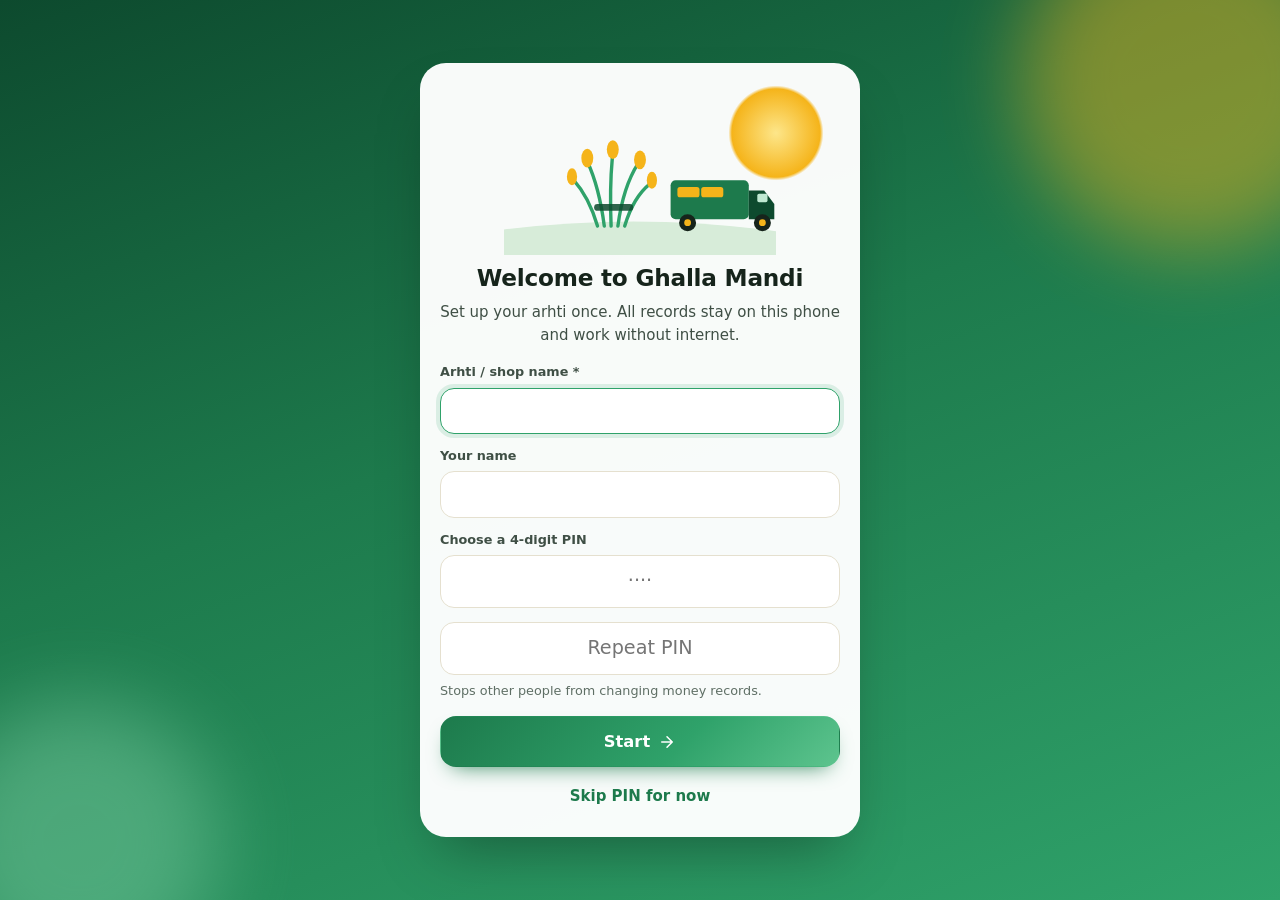
<file: index.html>
<!doctype html>
<html lang="en" dir="ltr">
<head>
  <meta charset="utf-8">
  <meta name="viewport" content="width=device-width, initial-scale=1, viewport-fit=cover">
  <meta name="description" content="Ghalla Mandi: arrivals, auctions, farmer and buyer accounts, commission, cash book and reports for commission agents. Works offline.">
  <meta name="theme-color" content="#1d7a4c">
  <meta http-equiv="Content-Security-Policy" content="default-src 'self'; script-src 'self'; style-src 'self' 'unsafe-inline'; font-src 'self'; img-src 'self' data: blob:; connect-src 'self'; worker-src 'self'; manifest-src 'self'; base-uri 'self'; form-action 'self'; object-src 'none'">
  <meta name="apple-mobile-web-app-capable" content="yes">
  <meta name="apple-mobile-web-app-status-bar-style" content="default">
  <meta name="apple-mobile-web-app-title" content="Ghalla Mandi">
  <link rel="manifest" href="manifest-en.json">
  <link rel="icon" type="image/png" sizes="32x32" href="icons/favicon-32.png">
  <link rel="apple-touch-icon" href="icons/apple-touch-icon.png">
  <link rel="stylesheet" href="css/app.css">
  <title>Ghalla Mandi</title>
</head>
<body>
  <div id="boot" class="boot" role="status">
    <div class="boot-mark"><svg viewBox="0 0 24 24" fill="none" stroke="currentColor" stroke-width="2" stroke-linecap="round" stroke-linejoin="round" aria-hidden="true"><path d="M12 22V12"/><path d="M12 12c0-4 3-7 8-7 0 5-3 7-8 7z"/><path d="M12 14c0-3-2-5-6-5 0 4 2 5 6 5z"/></svg></div>
    <div class="boot-name brand-name">Ghalla Mandi</div>
    <div class="boot-msg" id="boot-msg">Loading…</div>
  </div>

  <div id="gate-root" class="d-none"></div>

  <div id="shell" class="d-none">
    <aside class="side" aria-label="Main">
      <div class="brand">
        <div class="brand-mark"><svg viewBox="0 0 24 24" fill="none" stroke="currentColor" stroke-width="2" stroke-linecap="round" stroke-linejoin="round" aria-hidden="true"><path d="M12 22V12"/><path d="M12 12c0-4 3-7 8-7 0 5-3 7-8 7z"/><path d="M12 14c0-3-2-5-6-5 0 4 2 5 6 5z"/></svg></div>
        <div><div class="brand-name">Ghalla Mandi</div><div class="brand-sub" id="side-sub">Commission agent</div></div>
      </div>
      <nav id="side-nav" class="side-nav"></nav>
      <div class="side-foot">Works offline · English</div>
    </aside>

    <div class="main-col">
      <header class="topbar">
        <div class="topbar-l">
          <div class="topbar-title" id="topbar-title">Home</div>
          <div id="shop-line"></div>
        </div>
        <div class="topbar-r">
          <a class="lang-btn" id="lang-switch" href="urdu.html">اردو</a>
          <button type="button" class="icon-btn" id="lock-btn" aria-label="Lock" hidden></button>
        </div>
      </header>
      <main id="content" class="content" tabindex="-1"></main>
    </div>

    <nav id="bottom-nav" class="bottom-nav" aria-label="Quick navigation"></nav>
  </div>

  <div id="sheet-root"></div>
  <div id="toast-root" aria-live="polite"></div>
  <div id="print-root" aria-hidden="true"></div>

  <noscript><div style="padding:24px;font-family:system-ui">JavaScript is required to run Ghalla Mandi.</div></noscript>
  <script type="module" src="js/main.js"></script>
</body>
</html>
</file>
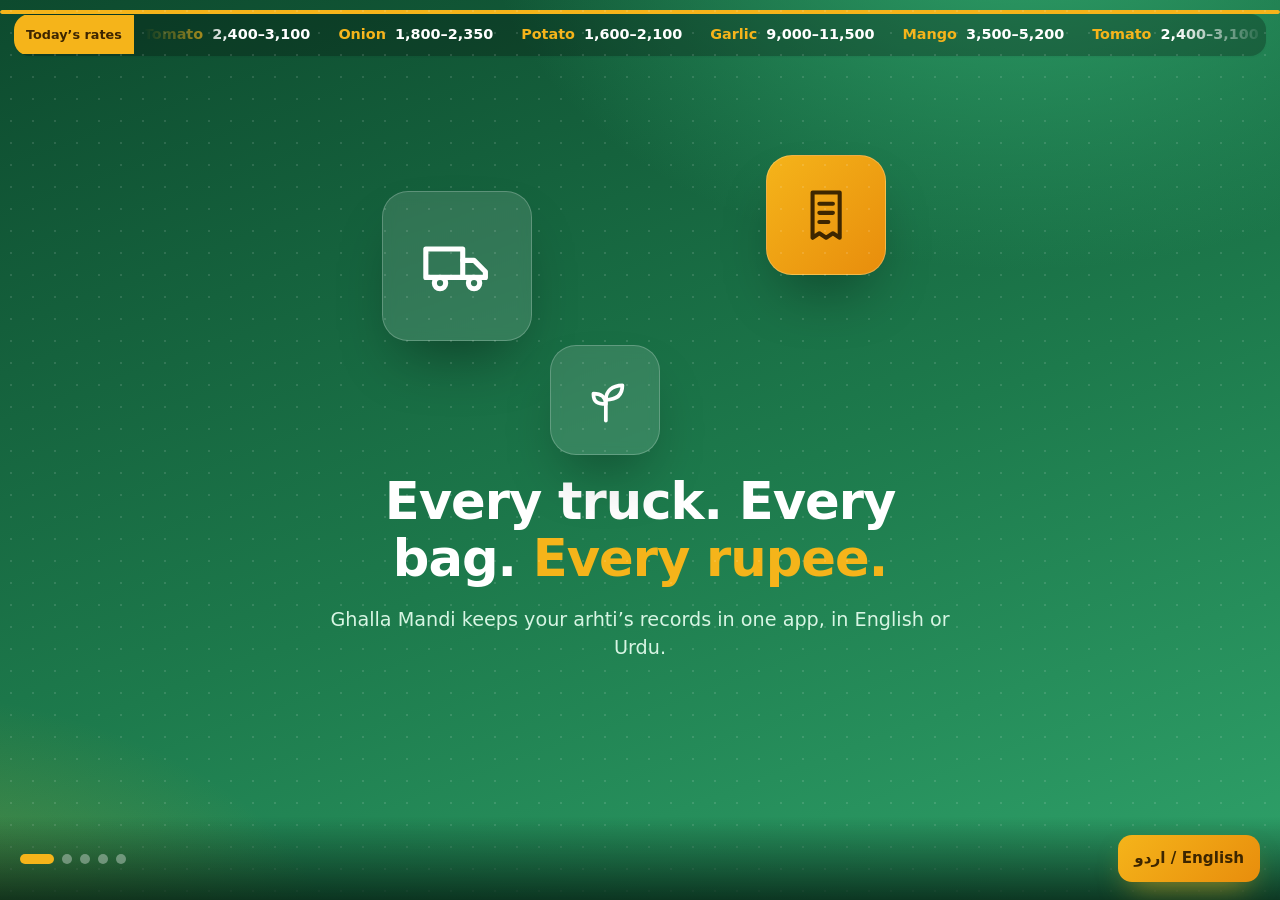
<file: promo.html>
<!doctype html>
<html lang="en">
<head>
  <meta charset="utf-8">
  <meta name="viewport" content="width=device-width, initial-scale=1">
  <meta name="theme-color" content="#0d4a2e">
  <meta http-equiv="Content-Security-Policy" content="default-src 'self'; script-src 'self' 'unsafe-inline'; style-src 'self' 'unsafe-inline'; font-src 'self'; img-src 'self' data:; connect-src 'self'; base-uri 'self'; object-src 'none'">
  <title>Ghalla Mandi · گلہ منڈی</title>
  <link rel="icon" type="image/png" sizes="32x32" href="icons/favicon-32.png">
  <link rel="stylesheet" href="css/app.css">
  <style>
    /* Ad-only layout. Full-bleed scenes that cycle; the copy switches between English and Urdu. */
    html, body { height: 100%; }
    body { background: #0d4a2e; color: #fff; overflow: hidden; font-family: system-ui, -apple-system, 'Segoe UI', Roboto, sans-serif; }
    body::before { display: none; }
    .promo { position: fixed; inset: 0; background: radial-gradient(900px 600px at 80% -10%, #2fa26a 0%, transparent 60%), radial-gradient(800px 500px at -10% 110%, #f5b41a55 0%, transparent 60%), linear-gradient(160deg, #0d4a2e, #1d7a4c 55%, #2fa26a); }
    .promo::after { content: ''; position: absolute; inset: 0; background-image: radial-gradient(rgba(255,255,255,.12) 1px, transparent 1px); background-size: 22px 22px; animation: dots 18s linear infinite; pointer-events: none; }
    @keyframes dots { to { background-position: 220px 220px; } }
    .scenes { position: absolute; inset: 0; }
    .scene { position: absolute; inset: 0; display: grid; align-content: center; justify-items: center; gap: 18px; padding: 28px 22px 110px; text-align: center; opacity: 0; transform: scale(1.04); transition: opacity .8s var(--ease), transform 1.2s var(--ease); pointer-events: none; }
    .scene.on { opacity: 1; transform: none; pointer-events: auto; }
    .scene h2 { font-size: clamp(1.7rem, 6vw, 3.2rem); line-height: 1.12; margin: 0; font-weight: 900; letter-spacing: -.02em; max-width: 820px; text-wrap: balance; }
    .scene h2 em { font-style: normal; color: var(--saffron); }
    .scene p { margin: 0; font-size: clamp(1rem, 2.6vw, 1.2rem); color: #d7f5e3; max-width: 640px; opacity: 0; transform: translateY(12px); transition: all .7s .25s var(--ease); }
    .scene.on p { opacity: 1; transform: none; }
    .scene h2 { opacity: 0; transform: translateY(18px); transition: all .7s var(--ease); }
    .scene.on h2 { opacity: 1; transform: none; }
    .stage { position: relative; width: min(560px, 90vw); height: min(300px, 40vh); }
    .stage .ico { position: absolute; display: grid; place-items: center; border-radius: 26px; background: rgba(255,255,255,.12); border: 1px solid rgba(255,255,255,.22); backdrop-filter: blur(6px); box-shadow: 0 30px 60px -20px rgba(0,0,0,.4); animation: float 5s ease-in-out infinite; }
    .stage .ico svg { width: 46%; height: 46%; color: #fff; }
    .ico.a { width: 150px; height: 150px; left: 4%; top: 12%; }
    .ico.b { width: 120px; height: 120px; right: 6%; top: 0; animation-delay: -1.5s; background: var(--grad-warm); }
    .ico.b svg { color: #3d2600; }
    .ico.c { width: 110px; height: 110px; left: 34%; bottom: 0; animation-delay: -3s; }
    .big-num { position: absolute; left: 50%; top: 42%; transform: translate(-50%, -50%); font-size: clamp(3rem, 12vw, 6rem); font-weight: 900; color: #fff; text-shadow: 0 10px 30px rgba(0,0,0,.25); font-variant-numeric: tabular-nums; }
    .big-num small { font-size: .3em; font-weight: 700; color: #d7f5e3; display: block; }
    .pillrow { display: flex; flex-wrap: wrap; gap: 10px; justify-content: center; }
    .pillrow span { background: rgba(255,255,255,.14); border: 1px solid rgba(255,255,255,.25); padding: 8px 14px; border-radius: 999px; font-weight: 700; font-size: .95rem; animation: rise .6s var(--ease) both; }
    .pillrow span:nth-child(2) { animation-delay: .1s; } .pillrow span:nth-child(3) { animation-delay: .2s; } .pillrow span:nth-child(4) { animation-delay: .3s; }
    .ur { display: none; font-family: 'GMUrdu', 'Noto Nastaliq Urdu', serif; direction: rtl; line-height: 1.9; }
    .lang-ur .ur { display: block; }
    .lang-ur .en { display: none; }
    .lang-ur .scene h2 { line-height: 1.5; }
    .lang-ur .pillrow span { font-family: 'GMUrdu', system-ui, sans-serif; }
    .ctrl { position: fixed; left: 0; right: 0; bottom: 0; padding: 18px 20px calc(18px + env(safe-area-inset-bottom)); display: flex; align-items: center; justify-content: space-between; gap: 12px; background: linear-gradient(0deg, rgba(5, 30, 18, .8), transparent); z-index: 5; flex-wrap: wrap; }
    .dots { display: flex; gap: 8px; }
    .dots button { width: 10px; height: 10px; border-radius: 99px; border: 0; background: rgba(255,255,255,.35); padding: 0; transition: width .4s var(--ease), background .3s; }
    .dots button.on { width: 34px; background: var(--saffron); }
    .cta { display: flex; gap: 8px; flex-wrap: wrap; align-items: center; }
    .cta a, .cta button { border: 0; border-radius: 14px; padding: 12px 16px; font-weight: 800; color: #3d2600; background: var(--grad-warm); text-decoration: none; box-shadow: 0 14px 30px -12px rgba(245,180,26,.7); cursor: pointer; font-size: .95rem; }
    .cta .ghost { background: rgba(255,255,255,.14); color: #fff; border: 1px solid rgba(255,255,255,.3); box-shadow: none; }
    .progress { position: absolute; top: 0; left: 0; height: 4px; width: 100%; background: rgba(255,255,255,.15); }
    .progress span { display: block; height: 100%; width: 0; background: var(--saffron); }
    .progress span.run { animation: bar var(--dur, 5.5s) linear forwards; }
    @keyframes bar { to { width: 100%; } }
    .rates { position: absolute; top: 14px; left: 0; right: 0; }
    .rates .ticker { background: rgba(0,0,0,.25); color: #fff; margin: 0 14px; }
  </style>
</head>
<body>
<div class="promo" id="promo">
  <div class="progress"><span id="bar"></span></div>
  <div class="rates" aria-hidden="true"><div class="ticker"><div class="ticker-label" id="tlabel">Today’s rates</div><div class="ticker-track"><div class="ticker-run" id="trun"></div></div></div></div>

  <div class="scenes">
    <!-- Scene 1: hook -->
    <section class="scene on">
      <div class="stage">
        <div class="ico a"><svg viewBox="0 0 24 24" fill="none" stroke="currentColor" stroke-width="1.8" stroke-linecap="round" stroke-linejoin="round"><path d="M1 6h13v10H1z"/><path d="M14 10h4l4 4v2h-8"/><circle cx="6" cy="18" r="2"/><circle cx="18" cy="18" r="2"/></svg></div>
        <div class="ico b"><svg viewBox="0 0 24 24" fill="none" stroke="currentColor" stroke-width="1.8" stroke-linecap="round" stroke-linejoin="round"><path d="M6 2h12v20l-3-2-3 2-3-2-3 2z"/><path d="M9 7h6M9 11h6M9 15h4"/></svg></div>
        <div class="ico c"><svg viewBox="0 0 24 24" fill="none" stroke="currentColor" stroke-width="1.8" stroke-linecap="round" stroke-linejoin="round"><path d="M12 22V12"/><path d="M12 12c0-4 3-7 8-7 0 5-3 7-8 7z"/><path d="M12 14c0-3-2-5-6-5 0 4 2 5 6 5z"/></svg></div>
      </div>
      <h2><span class="en">Every truck. Every bag. <em>Every rupee.</em></span><span class="ur">ہر ٹرک، ہر بوری، <em>ہر روپے کا حساب</em></span></h2>
      <p><span class="en">Ghalla Mandi keeps your arhti’s records in one app, in English or Urdu.</span><span class="ur">گلہ منڈی آپ کی آڑھت کا سارا ریکارڈ ایک ایپ میں رکھتی ہے، اردو یا انگریزی میں۔</span></p>
    </section>

    <!-- Scene 2: weights -->
    <section class="scene">
      <div class="stage">
        <div class="big-num" data-count="40">0<small><span class="en">kg in one maund</span><span class="ur">کلو ایک من میں</span></small></div>
      </div>
      <h2><span class="en">Deductions and net weight, <em>worked out for you.</em></span><span class="ur">کٹوتی اور خالص وزن، <em>خود حساب</em></span></h2>
      <p><span class="en">Enter bags and gross weight. The slip shows the deduction and the net weight, so there is nothing to argue about at the gate.</span><span class="ur">بوریاں اور کل وزن لکھیں۔ پرچی پر کٹوتی اور خالص وزن آ جائے گا، گیٹ پر کوئی جھگڑا نہیں ہوگا۔</span></p>
    </section>

    <!-- Scene 3: farmers & buyers -->
    <section class="scene">
      <div class="stage">
        <div class="big-num" style="font-size:clamp(2.4rem,9vw,4.6rem)">
          <span class="en">Farmers paid on time</span><span class="ur">کسان کو وقت پر ادائیگی</span>
        </div>
      </div>
      <h2><span class="en">Know who you owe, <em>and who owes you.</em></span><span class="ur">جانیں کس کو دینا ہے، <em>اور کس نے دینا ہے</em></span></h2>
      <p><span class="en">Farmer dues, buyer udhaar, aging by days, credit limits and a statement you can send on WhatsApp.</span><span class="ur">کسانوں کے واجبات، خریداروں کا ادھار، کتنے دن سے بقایا، ادھار کی حد، اور واٹس ایپ پر بھیجنے کے لیے کھاتہ۔</span></p>
    </section>

    <!-- Scene 4: money -->
    <section class="scene">
      <div class="stage">
        <div class="pillrow" style="max-width:520px">
          <span><span class="en">Commission</span><span class="ur">کمیشن</span></span>
          <span><span class="en">Cash book</span><span class="ur">روزنامچہ</span></span>
          <span><span class="en">Expenses</span><span class="ur">اخراجات</span></span>
          <span><span class="en">Reports</span><span class="ur">رپورٹیں</span></span>
        </div>
      </div>
      <h2><span class="en">Commission, cash and reports, <em>in one tap.</em></span><span class="ur">کمیشن، نقد اور رپورٹیں، <em>ایک ٹیپ میں</em></span></h2>
      <p><span class="en">Every bill and payment is written to the ledger at once, and cancelled bills are reversed, never erased.</span><span class="ur">ہر بل اور ادائیگی فوراً کھاتے میں لکھی جاتی ہے، اور منسوخ بل الٹ دیا جاتا ہے، مٹایا نہیں جاتا۔</span></p>
    </section>

    <!-- Scene 5: offline + CTA -->
    <section class="scene">
      <div class="stage">
        <div class="ico a" style="left:50%;transform:translateX(-50%);top:0"><svg viewBox="0 0 24 24" fill="none" stroke="currentColor" stroke-width="1.8" stroke-linecap="round" stroke-linejoin="round"><path d="M1 1l22 22M16.7 16.7A9 9 0 0 1 5 5M2 9a12 12 0 0 1 5-3M22 9a12 12 0 0 0-3.3-2.5M8.5 12.6A4.5 4.5 0 0 1 12 9a4.5 4.5 0 0 1 3.5 1.6"/></svg></div>
      </div>
      <h2><span class="en">Works in the mandi, <em>even without internet.</em></span><span class="ur">منڈی میں چلتی ہے، <em>انٹرنیٹ کے بغیر بھی</em></span></h2>
      <p><span class="en">Install it on your phone. Your records stay on the phone, with a PIN lock and a backup you control.</span><span class="ur">اپنے فون پر انسٹال کریں۔ ریکارڈ فون پر رہتا ہے، پن لاک ہے، اور بیک اپ آپ کے اپنے ہاتھ میں ہے۔</span></p>
      <div class="cta" style="margin-top:6px">
        <a href="index.html"><span class="en">Open English app</span><span class="ur">انگریزی ایپ کھولیں</span></a>
        <a class="ghost" href="urdu.html"><span class="en">Open Urdu app</span><span class="ur">اردو ایپ کھولیں</span></a>
      </div>
    </section>
  </div>

  <div class="ctrl">
    <div class="dots" id="dots"></div>
    <div class="cta">
      <button type="button" id="lang">اردو / English</button>
    </div>
  </div>
</div>

<script>
  // Ad controller: cycles scenes, animates the bar, counts up the maund figure and switches language.
  (function () {
    var scenes = Array.prototype.slice.call(document.querySelectorAll('.scene'));
    var dots = document.getElementById('dots');
    var bar = document.getElementById('bar');
    var promo = document.getElementById('promo');
    var DUR = 5500;
    var idx = 0;
    var timer = null;
    var rates = [['Tomato', 'ٹماٹر', '2,400', '3,100'], ['Onion', 'پیاز', '1,800', '2,350'], ['Potato', 'آلو', '1,600', '2,100'], ['Garlic', 'لہسن', '9,000', '11,500'], ['Mango', 'آم', '3,500', '5,200']];
    var ur = false;

    scenes.forEach(function (s, i) {
      var b = document.createElement('button');
      b.type = 'button';
      b.setAttribute('aria-label', 'Scene ' + (i + 1));
      b.addEventListener('click', function () { go(i); });
      dots.appendChild(b);
    });

    function renderRates() {
      var html = rates.map(function (r) {
        return '<span class="tick"><b>' + (ur ? r[1] : r[0]) + '</b> ' + r[2] + '–' + r[3] + '</span>';
      }).join('');
      var run = document.getElementById('trun');
      run.innerHTML = html + html;
      document.getElementById('tlabel').textContent = ur ? 'آج کا بھاؤ' : 'Today’s rates';
    }

    function count(el) {
      var end = Number(el.getAttribute('data-count')) || 0;
      var t0 = performance.now();
      (function step(now) {
        var p = Math.min(1, (now - t0) / 1100);
        var v = Math.round(end * (1 - Math.pow(1 - p, 3)));
        el.firstChild.nodeValue = String(v);
        if (p < 1) requestAnimationFrame(step);
      })(t0);
    }

    function go(i) {
      scenes[idx].classList.remove('on');
      dots.children[idx].classList.remove('on');
      idx = (i + scenes.length) % scenes.length;
      scenes[idx].classList.add('on');
      dots.children[idx].classList.add('on');
      var num = scenes[idx].querySelector('[data-count]');
      if (num) count(num);
      bar.classList.remove('run'); void bar.offsetWidth; bar.classList.add('run');
      clearTimeout(timer);
      timer = setTimeout(function () { go(idx + 1); }, DUR);
    }

    document.getElementById('lang').addEventListener('click', function () {
      ur = !ur;
      promo.classList.toggle('lang-ur', ur);
      document.documentElement.lang = ur ? 'ur' : 'en';
      document.documentElement.dir = ur ? 'rtl' : 'ltr';
      renderRates();
    });

    renderRates();
    go(0);
  })();
</script>
</body>
</html>
</file>
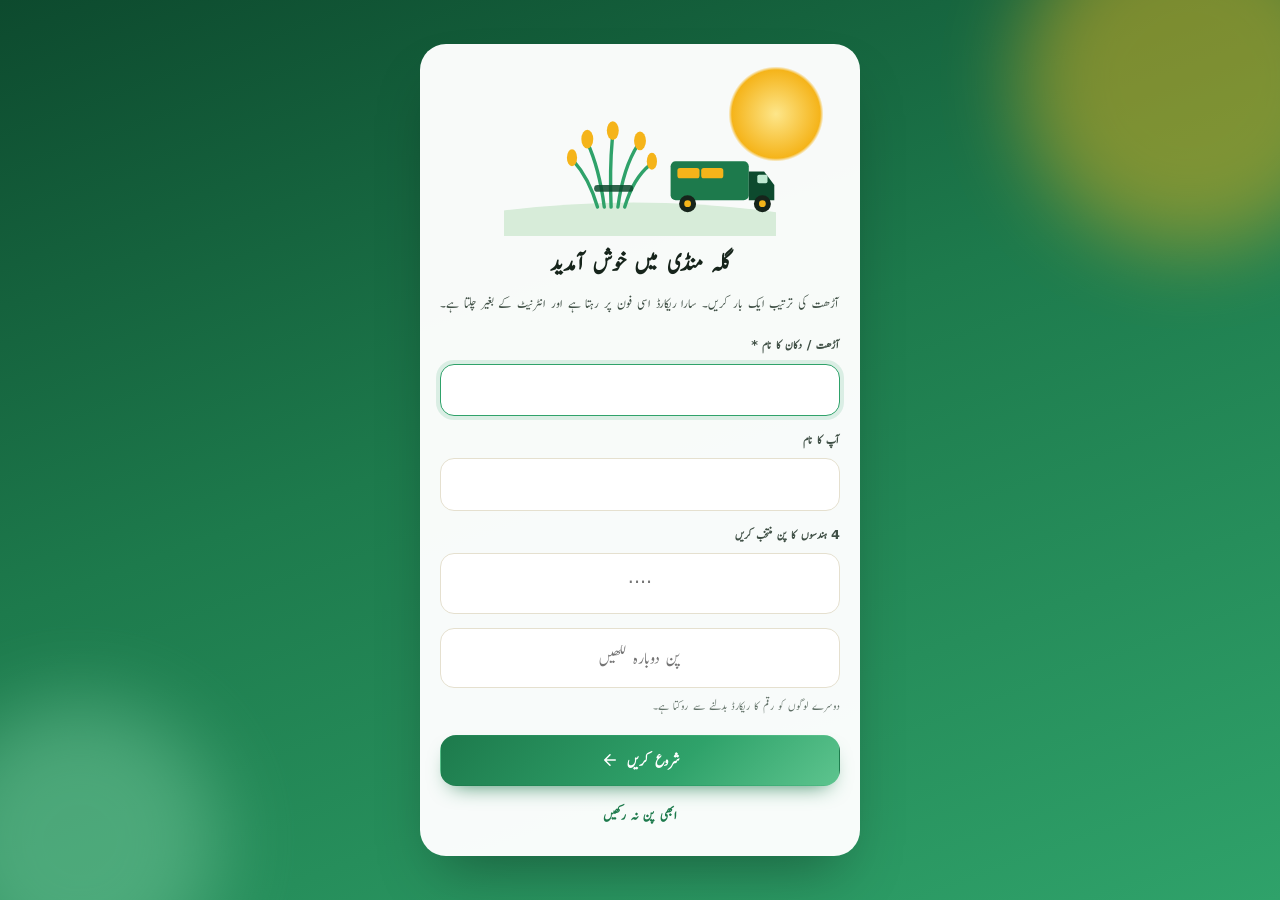
<file: urdu.html>
<!doctype html>
<html lang="ur" dir="rtl" class="is-ur">
<head>
  <meta charset="utf-8">
  <meta name="viewport" content="width=device-width, initial-scale=1, viewport-fit=cover">
  <meta name="description" content="گلہ منڈی: آمد، فروخت، کسان، خریدار، کمیشن اور نقد کا حساب۔ انٹرنیٹ کے بغیر چلتا ہے۔ Ghalla Mandi: arrivals, auctions, farmer and buyer accounts, commission, cash book and reports for commission agents. Works offline.">
  <meta name="theme-color" content="#1d7a4c">
  <meta http-equiv="Content-Security-Policy" content="default-src 'self'; script-src 'self'; style-src 'self' 'unsafe-inline'; font-src 'self'; img-src 'self' data: blob:; connect-src 'self'; worker-src 'self'; manifest-src 'self'; base-uri 'self'; form-action 'self'; object-src 'none'">
  <meta name="apple-mobile-web-app-capable" content="yes">
  <meta name="apple-mobile-web-app-status-bar-style" content="default">
  <meta name="apple-mobile-web-app-title" content="گلہ منڈی">
  <link rel="manifest" href="manifest-ur.json">
  <link rel="icon" type="image/png" sizes="32x32" href="icons/favicon-32.png">
  <link rel="apple-touch-icon" href="icons/apple-touch-icon.png">
  <link rel="stylesheet" href="css/app.css">
  <title>گلہ منڈی</title>
</head>
<body>
  <div id="boot" class="boot" role="status">
    <div class="boot-mark"><svg viewBox="0 0 24 24" fill="none" stroke="currentColor" stroke-width="2" stroke-linecap="round" stroke-linejoin="round" aria-hidden="true"><path d="M12 22V12"/><path d="M12 12c0-4 3-7 8-7 0 5-3 7-8 7z"/><path d="M12 14c0-3-2-5-6-5 0 4 2 5 6 5z"/></svg></div>
    <div class="boot-name brand-name">گلہ منڈی</div>
    <div class="boot-msg" id="boot-msg">لوڈ ہو رہا ہے…</div>
  </div>

  <div id="gate-root" class="d-none"></div>

  <div id="shell" class="d-none">
    <aside class="side" aria-label="مرکزی">
      <div class="brand">
        <div class="brand-mark"><svg viewBox="0 0 24 24" fill="none" stroke="currentColor" stroke-width="2" stroke-linecap="round" stroke-linejoin="round" aria-hidden="true"><path d="M12 22V12"/><path d="M12 12c0-4 3-7 8-7 0 5-3 7-8 7z"/><path d="M12 14c0-3-2-5-6-5 0 4 2 5 6 5z"/></svg></div>
        <div><div class="brand-name">Ghalla Mandi</div><div class="brand-sub" id="side-sub">آڑھت کا حساب</div></div>
      </div>
      <nav id="side-nav" class="side-nav"></nav>
      <div class="side-foot">انٹرنیٹ کے بغیر چلتا ہے · اردو</div>
    </aside>

    <div class="main-col">
      <header class="topbar">
        <div class="topbar-l">
          <div class="topbar-title" id="topbar-title">ہوم</div>
          <div id="shop-line"></div>
        </div>
        <div class="topbar-r">
          <a class="lang-btn" id="lang-switch" href="index.html">English</a>
          <button type="button" class="icon-btn" id="lock-btn" aria-label="لاک کریں" hidden></button>
        </div>
      </header>
      <main id="content" class="content" tabindex="-1"></main>
    </div>

    <nav id="bottom-nav" class="bottom-nav" aria-label="Quick navigation"></nav>
  </div>

  <div id="sheet-root"></div>
  <div id="toast-root" aria-live="polite"></div>
  <div id="print-root" aria-hidden="true"></div>

  <noscript><div style="padding:24px;font-family:system-ui">اس ایپ کے لیے جاوا اسکرپٹ درکار ہے۔</div></noscript>
  <script type="module" src="js/main.js"></script>
</body>
</html>
</file>
<file: css/app.css>
/* Ghalla Mandi design system. Warm mandi palette: deep green, saffron, cream. Works in English (LTR) and Urdu (RTL). */

@font-face {
  font-family: 'GMUrdu';
  src: url('../fonts/jameel-noori-nastaleeq.woff') format('woff');
  font-display: swap;
  unicode-range: U+0600-06FF, U+0750-077F, U+FB50-FDFF, U+FE70-FEFF;
}

:root {
  --bg: #f5f2e8;
  --bg-2: #eef3ea;
  --surface: #ffffff;
  --surface-2: #fbfaf5;
  --ink: #16241b;
  --ink-2: #3f4f45;
  --muted: #748279;
  --line: #e5e0cf;
  --green: #1d7a4c;
  --green-2: #2fa26a;
  --green-3: #7fd1a6;
  --green-ink: #0d4a2e;
  --accent-ink: #0d4a2e;
  --soft-bg: #e8f5ee;
  --saffron: #f5b41a;
  --amber: #e88d0c;
  --rose: #d8434f;
  --blue: #2563eb;
  --sky: #0a9db0;
  --shadow-1: 0 1px 2px rgba(22, 36, 27, .06);
  --shadow-2: 0 10px 30px -14px rgba(22, 60, 35, .28), 0 2px 6px rgba(22, 36, 27, .05);
  --radius: 18px;
  --radius-sm: 12px;
  --grad: linear-gradient(135deg, #1d7a4c 0%, #2fa26a 60%, #5dc48e 100%);
  --grad-warm: linear-gradient(135deg, #f5b41a 0%, #e88d0c 100%);
  --ease: cubic-bezier(.2, .8, .2, 1);
  --sheet-max: 560px;
  --side: 252px;
  --bottom: 74px;
  color-scheme: light;
}

@media (prefers-color-scheme: dark) {
  :root:not([data-theme="light"]) {
    --bg: #0f1a14; --bg-2: #13211a; --surface: #172219; --surface-2: #1c2a20;
    --ink: #eef5ee; --ink-2: #c3d2c6; --muted: #8aa091; --line: #2a3d30;
    --shadow-1: 0 1px 2px rgba(0, 0, 0, .4); --shadow-2: 0 14px 34px -14px rgba(0, 0, 0, .6);
    --accent-ink: #8ee0b3; --soft-bg: #1f3a2a;
    color-scheme: dark;
  }
}
:root[data-theme="dark"] {
  --bg: #0f1a14; --bg-2: #13211a; --surface: #172219; --surface-2: #1c2a20;
  --ink: #eef5ee; --ink-2: #c3d2c6; --muted: #8aa091; --line: #2a3d30;
  --shadow-1: 0 1px 2px rgba(0, 0, 0, .4); --shadow-2: 0 14px 34px -14px rgba(0, 0, 0, .6);
    --accent-ink: #8ee0b3; --soft-bg: #1f3a2a;
  color-scheme: dark;
}

* { box-sizing: border-box; }
html, body { margin: 0; min-height: 100%; }
body {
  background: var(--bg);
  color: var(--ink);
  font: 15px/1.5 system-ui, -apple-system, 'Segoe UI', Roboto, 'Helvetica Neue', Arial, sans-serif;
  -webkit-font-smoothing: antialiased;
  -webkit-tap-highlight-color: transparent;
  overflow-x: hidden;
}
body::before { /* soft mandi-cloth backdrop */
  content: ''; position: fixed; inset: 0; z-index: -1; pointer-events: none;
  background:
    radial-gradient(900px 500px at 100% -10%, rgba(245, 180, 26, .16), transparent 60%),
    radial-gradient(800px 480px at -10% 110%, rgba(47, 162, 106, .14), transparent 60%),
    var(--bg);
}
h1, h2, h3 { margin: 0; letter-spacing: -.01em; }
a { color: var(--green); text-decoration: none; }
button, input, select { font: inherit; color: inherit; }
button { cursor: pointer; }
.hide, .d-none { display: none !important; }
.muted, .text-muted { color: var(--muted) !important; }
.small { font-size: .86rem; }
.strong { font-weight: 700; }
.strike { text-decoration: line-through; }
.text-green { color: var(--green) !important; }
.text-rose { color: var(--rose) !important; }
.text-amber { color: var(--amber) !important; }
.w-100 { width: 100%; }
.mt-2 { margin-top: .5rem; }
.visually-hidden { position: absolute !important; width: 1px; height: 1px; overflow: hidden; clip: rect(0 0 0 0); }

/* ---------- boot ---------- */
.boot { position: fixed; inset: 0; display: grid; place-content: center; justify-items: center; gap: 12px; background: var(--bg); z-index: 50; }
.boot-mark { width: 84px; height: 84px; border-radius: 26px; background: var(--grad); display: grid; place-items: center; box-shadow: var(--shadow-2); animation: pop .7s var(--ease) both, bob 2.4s ease-in-out .7s infinite; }
.boot-mark svg { width: 46px; height: 46px; color: #fff; }
.boot-name { font-weight: 800; font-size: 1.25rem; }
.boot-msg { color: var(--muted); font-size: .9rem; }

/* ---------- gate: setup & lock ---------- */
/* The gate always uses the light palette, even in dark mode, because its card is light. */
.gate { --ink: #16241b; --ink-2: #3f4f45; --muted: #5f6f65; --surface: #ffffff; --surface-2: #fbfaf5; --line: #e5e0cf; --bg: #f5f2e8; color: var(--ink); position: fixed; inset: 0; z-index: 40; display: grid; place-items: center; padding: 18px; overflow: auto; background: linear-gradient(160deg, #0d4a2e 0%, #1d7a4c 45%, #2fa26a 100%); }
.gate-bg { position: absolute; inset: 0; pointer-events: none; overflow: hidden; }
.gate-bg .blob { position: absolute; border-radius: 50%; filter: blur(40px); opacity: .45; animation: drift 14s ease-in-out infinite alternate; }
.gate-bg .b1 { width: 340px; height: 340px; background: var(--saffron); top: -90px; right: -80px; }
.gate-bg .b2 { width: 280px; height: 280px; background: #7fd1a6; bottom: -80px; left: -60px; animation-delay: -6s; }
.gate-card { position: relative; width: min(440px, 100%); padding: 22px 20px 24px; border-radius: 26px; background: rgba(255, 255, 255, .97); box-shadow: 0 30px 60px -20px rgba(0, 0, 0, .35); animation: rise .7s var(--ease) both; color: #16241b; }
.gate-card .input { background: #fff; }
.gate-title { text-align: center; font-size: 1.45rem; font-weight: 800; margin-top: 6px; }
.gate-sub { text-align: center; color: var(--ink-2); margin: 6px 0 16px; }
.gate-form { display: grid; gap: 12px; }
.skip-pin { color: var(--muted); }

.hero-art { position: relative; height: 170px; margin: 0 -8px; }
.hero-art .sun { position: absolute; width: 96px; height: 96px; border-radius: 50%; background: radial-gradient(circle, #fde68a 0%, #f5b41a 65%, rgba(245, 180, 26, 0) 70%); top: 0; right: 24px; animation: sunpulse 3.2s ease-in-out infinite; }
.hero-svg { position: absolute; inset: 0; width: 100%; height: 100%; overflow: visible; }
.hero-svg .ground { fill: #d7ecd9; }
.hero-svg .stalk { fill: none; stroke: #2fa26a; stroke-width: 4; stroke-linecap: round; stroke-dasharray: 80; stroke-dashoffset: 80; animation: grow 1s var(--ease) forwards; }
.hero-svg .s1 { animation-delay: .25s; } .hero-svg .s2 { animation-delay: .35s; } .hero-svg .s3 { animation-delay: .45s; } .hero-svg .s4 { animation-delay: .55s; } .hero-svg .s5 { animation-delay: .65s; }
.hero-svg .grain { fill: #f5b41a; opacity: 0; transform-box: fill-box; transform-origin: center; animation: pop .5s var(--ease) forwards; }
.hero-svg .g1 { animation-delay: 1s; } .hero-svg .g2 { animation-delay: 1.1s; } .hero-svg .g3 { animation-delay: 1.2s; } .hero-svg .g4 { animation-delay: 1.3s; } .hero-svg .g5 { animation-delay: 1.4s; }
.hero-svg .band { fill: #0d4a2e; opacity: .85; }
.hero-svg .truck { animation: drive 1.6s var(--ease) both; }
.hero-svg .box { fill: #1d7a4c; }
.hero-svg .cab { fill: #0d4a2e; }
.hero-svg .glass { fill: #bfe9d2; }
.hero-svg .wheel { fill: #16241b; transform-box: fill-box; transform-origin: center; animation: spin 1s linear infinite; }
.hero-svg .hub { fill: #f5b41a; }
.hero-svg .crate { fill: #f5b41a; }

.pin-dots { display: flex; justify-content: center; gap: 14px; margin: 10px 0 12px; }
.pin-dots span { width: 14px; height: 14px; border-radius: 50%; border: 2px solid var(--green); transition: background .2s, transform .2s; }
.pin-dots.lg span { width: 16px; height: 16px; }
.pin-dots span.on { background: var(--green); transform: scale(1.1); }
.pin-dots span.ok { background: var(--green-2); animation: pop .4s var(--ease); }
.gate-setup .pin-dots { display: none; }
.gate-setup .pin-in { letter-spacing: .4em; text-align: center; }
.lock-card { text-align: center; }
.lock-mark { width: 62px; height: 62px; margin: 0 auto 6px; border-radius: 20px; background: var(--grad); color: #fff; display: grid; place-items: center; box-shadow: var(--shadow-2); }
.lock-mark .ic { width: 28px; height: 28px; }
.lock-err { color: var(--rose); font-weight: 600; margin-bottom: 4px; }
.keypad { display: grid; grid-template-columns: repeat(3, 1fr); gap: 12px; max-width: 290px; margin: 6px auto 14px; }
.key { height: 66px; border-radius: 22px; border: 1px solid var(--line); background: var(--surface); font-size: 1.5rem; font-weight: 700; color: var(--ink); box-shadow: var(--shadow-1); transition: transform .12s var(--ease), background .15s; }
.key:hover { background: #f1f8f3; }
.key:active { transform: scale(.92); background: #e3f3e8; }
.key-back { color: var(--muted); }
.key-back .ic { width: 22px; height: 22px; }
.forgot { color: var(--muted); font-size: .85rem; }
.shake { animation: shake .45s; }

/* ---------- app shell ---------- */
#shell { min-height: 100vh; }
.side { display: none; }
.side-nav { display: grid; gap: 4px; padding: 6px 12px; }
.nav-link { display: flex; align-items: center; gap: 12px; padding: 11px 14px; border-radius: 14px; color: var(--ink-2); font-weight: 600; position: relative; transition: background .2s, color .2s, transform .2s var(--ease); }
.nav-link .ic { width: 20px; height: 20px; flex: 0 0 auto; }
.nav-link:hover { background: var(--surface); transform: translateX(3px); }
:root[dir="rtl"] .nav-link:hover, html[dir="rtl"] .nav-link:hover { transform: translateX(-3px); }
.nav-link.active { background: var(--surface); color: var(--accent-ink); box-shadow: var(--shadow-1); }
.nav-link.active::before { content: ''; position: absolute; inset-inline-start: -12px; top: 10px; bottom: 10px; width: 4px; border-radius: 4px; background: var(--saffron); }
.brand { display: flex; align-items: center; gap: 12px; padding: 22px 18px 16px; }
.brand-mark { width: 44px; height: 44px; border-radius: 15px; background: var(--grad); display: grid; place-items: center; color: #fff; box-shadow: var(--shadow-2); flex: 0 0 auto; }
.brand-mark .ic { width: 24px; height: 24px; }
.brand-name { font-weight: 800; font-size: 1.08rem; line-height: 1.1; }
.brand-sub { color: var(--muted); font-size: .8rem; }

.main-col { min-height: 100vh; padding-bottom: calc(var(--bottom) + 24px); }
.topbar { position: sticky; top: 0; z-index: 20; display: flex; align-items: center; gap: 10px; padding: 10px 16px; background: color-mix(in srgb, var(--bg) 88%, transparent); backdrop-filter: blur(10px); border-bottom: 1px solid var(--line); }
.topbar-l { flex: 1; min-width: 0; }
.topbar-title { font-weight: 800; font-size: 1.05rem; white-space: nowrap; overflow: hidden; text-overflow: ellipsis; }
#shop-line { color: var(--muted); font-size: .78rem; white-space: nowrap; overflow: hidden; text-overflow: ellipsis; }
.topbar-r { display: flex; align-items: center; gap: 8px; }
.lang-btn { display: inline-flex; align-items: center; gap: 6px; padding: 7px 12px; border-radius: 999px; background: var(--surface); border: 1px solid var(--line); font-weight: 700; font-size: .85rem; color: var(--accent-ink); box-shadow: var(--shadow-1); }
.lang-btn .ic { width: 16px; height: 16px; }
.lang-btn:hover { transform: translateY(-1px); }
.content { padding: 14px 14px 20px; max-width: 1080px; margin: 0 auto; outline: none; }

.view-in > * { animation: rise .55s var(--ease) both; }
.view-in > *:nth-child(2) { animation-delay: .05s; }
.view-in > *:nth-child(3) { animation-delay: .1s; }
.view-in > *:nth-child(4) { animation-delay: .15s; }
.view-in > *:nth-child(5) { animation-delay: .2s; }
.view-in > *:nth-child(n+6) { animation-delay: .24s; }

.bottom-nav { position: fixed; inset-inline: 0; bottom: 0; z-index: 25; height: var(--bottom); display: grid; grid-template-columns: repeat(5, 1fr); padding: 6px 6px calc(6px + env(safe-area-inset-bottom)); background: color-mix(in srgb, var(--surface) 92%, transparent); backdrop-filter: blur(14px); border-top: 1px solid var(--line); box-shadow: 0 -10px 30px -18px rgba(0, 0, 0, .25); }
.bn-link { display: flex; flex-direction: column; align-items: center; justify-content: center; gap: 2px; border: 0; background: none; color: var(--muted); font-size: .7rem; font-weight: 600; border-radius: 14px; transition: color .2s, transform .2s var(--ease); }
.bn-link .ic { width: 22px; height: 22px; transition: transform .3s var(--ease); }
.bn-link.active { color: var(--green); }
.bn-link.active .ic { transform: translateY(-3px) scale(1.12); }
.bn-link.active::after { content: ''; width: 18px; height: 3px; border-radius: 3px; background: var(--saffron); margin-top: 1px; animation: grow-x .4s var(--ease); }

#toast-root { position: fixed; top: 12px; inset-inline: 0; z-index: 90; display: grid; justify-items: center; gap: 8px; pointer-events: none; }
.toast { display: flex; align-items: center; gap: 10px; padding: 11px 16px; border-radius: 14px; background: #16241b; color: #fff; box-shadow: var(--shadow-2); max-width: min(92vw, 420px); opacity: 0; transform: translateY(-14px) scale(.96); transition: opacity .3s, transform .4s var(--ease); }
.toast.show { opacity: 1; transform: none; }
.toast .ic { width: 18px; height: 18px; color: var(--green-3); flex: 0 0 auto; }
.toast-err { background: #7f1d1d; }
.toast-err .ic { color: #fecaca; }

/* ---------- cards & common ---------- */
.card { position: relative; background: var(--surface); border: 1px solid color-mix(in srgb, var(--line) 80%, transparent); border-radius: var(--radius); padding: 16px; margin-bottom: 14px; box-shadow: var(--shadow-1); }
.card-hero { padding: 0; overflow: hidden; border: 0; color: #fff; background: var(--grad); box-shadow: var(--shadow-2); }
.page-head { display: flex; align-items: center; gap: 10px; margin: 2px 0 14px; }
.page-head h1 { font-size: 1.25rem; font-weight: 800; flex: 1; min-width: 0; overflow: hidden; text-overflow: ellipsis; white-space: nowrap; }
.page-actions { display: flex; gap: 8px; }
.section-title { display: flex; align-items: center; justify-content: space-between; gap: 10px; margin: 2px 0 12px; }
.section-title h2 { font-size: 1rem; font-weight: 800; }
.link-more { font-size: .85rem; font-weight: 700; display: inline-flex; align-items: center; gap: 4px; color: var(--green); }
.link-more .ic { width: 14px; height: 14px; }
.notice { display: flex; align-items: center; gap: 10px; padding: 12px 14px; border-radius: 16px; margin-bottom: 14px; font-weight: 600; background: #fff7e0; border: 1px solid #f7dc8e; color: #7a4e00; animation: rise .5s var(--ease) both; }
.notice .ic { width: 20px; height: 20px; flex: 0 0 auto; }
.notice div { flex: 1; display: grid; gap: 1px; }
.notice span { font-weight: 500; font-size: .85rem; display: inline-flex; align-items: center; gap: 4px; }
.notice span .ic { width: 14px; height: 14px; }
.notice-warn { background: #fff1f2; border-color: #fecdd3; color: #9f1239; }
.notice-soft { background: var(--surface); border-color: var(--line); color: var(--ink-2); }
.list { display: grid; gap: 8px; }
.list-card { display: block; }
.list-card > .row-link { border-radius: 0; border-bottom: 1px solid var(--line); }
.list-card > .row-link:last-child { border-bottom: 0; }
.row-link { display: flex; align-items: center; gap: 12px; padding: 12px 10px; border-radius: 14px; color: var(--ink); transition: background .2s, transform .2s var(--ease); animation: rise .5s var(--ease) both; animation-delay: var(--d, 0ms); }
.row-link:hover { background: var(--surface-2); transform: translateX(2px); }
:root[dir="rtl"] .row-link:hover, html[dir="rtl"] .row-link:hover { transform: translateX(-2px); }
.row-link.no-hover:hover { background: none; transform: none; }
.row-link.is-void { opacity: .55; }
.row-main { flex: 1; min-width: 0; display: grid; gap: 1px; }
.row-title { font-weight: 700; overflow: hidden; text-overflow: ellipsis; white-space: nowrap; }
.row-sub { color: var(--muted); font-size: .84rem; overflow: hidden; text-overflow: ellipsis; white-space: nowrap; }
.row-amt { font-weight: 800; font-variant-numeric: tabular-nums; white-space: nowrap; text-align: end; display: grid; }
.row-amt-l { font-size: .68rem; font-weight: 600; color: var(--muted); text-transform: uppercase; letter-spacing: .04em; }
.row-static { display: flex; align-items: center; gap: 10px; padding: 8px 0; font-weight: 600; }
.row-static .ic { width: 18px; height: 18px; color: var(--green); }
.avatar { width: 42px; height: 42px; border-radius: 14px; display: grid; place-items: center; font-weight: 800; font-size: .95rem; flex: 0 0 auto; color: #fff; }
.av-0 { background: linear-gradient(135deg, #1d7a4c, #2fa26a); }
.av-1 { background: linear-gradient(135deg, #e88d0c, #f5b41a); }
.av-2 { background: linear-gradient(135deg, #2563eb, #60a5fa); }
.av-3 { background: linear-gradient(135deg, #be185d, #f472b6); }
.av-4 { background: linear-gradient(135deg, #0a9db0, #5eead4); }
.av-5 { background: linear-gradient(135deg, #7c3aed, #a78bfa); }
.bill-ic, .cash-ic { width: 42px; height: 42px; border-radius: 14px; display: grid; place-items: center; background: #eaf6ef; color: var(--green); flex: 0 0 auto; }
.cash-ic.in { background: #eaf6ef; color: var(--green); }
.cash-ic.out { background: #fdecee; color: var(--rose); }
.bill-ic .ic, .cash-ic .ic { width: 20px; height: 20px; }
.pill { display: inline-flex; align-items: center; padding: 3px 10px; border-radius: 999px; font-size: .74rem; font-weight: 800; letter-spacing: .02em; }
.pill-open { background: #e3f6ea; color: #14633d; }
.pill-partial { background: #fff1d6; color: #8a5300; }
.pill-sold { background: #e5ebfb; color: #1e3a8a; }
.progress { height: 8px; border-radius: 99px; background: var(--bg-2); overflow: hidden; margin-top: 10px; }
.progress span, .big-progress-track span, .limit-bar span { display: block; height: 100%; width: var(--w); border-radius: inherit; background: var(--grad); transition: width 1s var(--ease); animation: fill 1.1s var(--ease) both; }
.limit-bar { height: 8px; border-radius: 99px; background: rgba(255, 255, 255, .25); overflow: hidden; margin: 12px 0 6px; }
.limit-bar span.over { background: #fca5a5; }
.empty-state { text-align: center; padding: 26px 14px; color: var(--muted); display: grid; justify-items: center; gap: 8px; animation: rise .6s var(--ease) both; }
.empty-state.small { padding: 14px; }
.empty-art { width: 72px; height: 72px; border-radius: 24px; background: var(--bg-2); display: grid; place-items: center; color: var(--green); animation: float 3.4s ease-in-out infinite; }
.empty-art .ic { width: 34px; height: 34px; }
.empty-state p { margin: 0; font-weight: 600; }

/* chips, segmented, search */
.toolbar { display: grid; gap: 10px; margin-bottom: 12px; }
.search-box { position: relative; display: flex; align-items: center; background: var(--surface); border: 1px solid var(--line); border-radius: 16px; padding: 0 12px; box-shadow: var(--shadow-1); transition: box-shadow .2s, border-color .2s; }
.search-box:focus-within { border-color: var(--green-2); box-shadow: 0 0 0 4px rgba(47, 162, 106, .15); }
.search-box .ic { width: 18px; height: 18px; color: var(--muted); flex: 0 0 auto; }
.search-box input { border: 0; background: transparent; padding: 12px 10px; width: 100%; outline: none; }
.chips { display: flex; flex-wrap: wrap; gap: 8px; margin: 8px 0 12px; align-items: center; }
.chip { border: 1px solid var(--line); background: var(--surface); padding: 7px 14px; border-radius: 999px; font-weight: 700; font-size: .85rem; color: var(--ink-2); transition: all .2s var(--ease); }
.chip:hover { transform: translateY(-1px); }
.chip.is-on { background: var(--green); border-color: var(--green); color: #fff; box-shadow: 0 6px 14px -8px var(--green); }
.seg { display: grid; grid-template-columns: 1fr 1fr; background: var(--bg-2); padding: 4px; border-radius: 16px; gap: 4px; margin-bottom: 12px; }
.seg-btn { display: flex; align-items: center; justify-content: center; gap: 6px; padding: 10px; border-radius: 12px; font-weight: 700; color: var(--ink-2); transition: all .25s var(--ease); }
.seg-btn .ic { width: 18px; height: 18px; }
.seg-btn.is-on { background: var(--surface); color: var(--accent-ink); box-shadow: var(--shadow-1); }

/* FAB */
.fab { position: fixed; inset-inline-end: 16px; bottom: calc(var(--bottom) + 14px + env(safe-area-inset-bottom)); z-index: 26; display: inline-flex; align-items: center; gap: 8px; padding: 14px 18px; border-radius: 999px; background: var(--grad-warm); color: #3d2600; font-weight: 800; box-shadow: 0 16px 30px -12px rgba(232, 141, 12, .6); border: 0; text-decoration: none; animation: pop .6s var(--ease) .2s both; transition: transform .2s var(--ease); }
.fab span { white-space: nowrap; }
.fab .ic { width: 22px; height: 22px; }
.fab:hover { transform: translateY(-3px) scale(1.02); }
.fab:active { transform: scale(.96); }

/* buttons */
.btn { display: inline-flex; align-items: center; justify-content: center; gap: 8px; padding: 11px 16px; border-radius: 14px; border: 1px solid transparent; font-weight: 700; line-height: 1.2; text-decoration: none; transition: transform .15s var(--ease), box-shadow .2s, background .2s, color .2s; position: relative; overflow: hidden; }
.btn .ic { width: 18px; height: 18px; flex: 0 0 auto; }
.btn:hover { transform: translateY(-1px); }
.btn:active { transform: scale(.97); }
.btn:disabled { opacity: .6; cursor: not-allowed; transform: none; }
.btn-primary { background: var(--grad); color: #fff; box-shadow: 0 10px 22px -12px var(--green); }
.btn-primary:hover { box-shadow: 0 14px 26px -12px var(--green); color: #fff; }
.btn-ghost { background: var(--surface); border-color: var(--line); color: var(--ink); box-shadow: var(--shadow-1); }
.btn-soft { background: var(--soft-bg); color: var(--accent-ink); border-color: transparent; }
.btn-danger { background: var(--rose); color: #fff; }
.btn-danger-ghost { color: var(--rose); border-color: #fecdd3; background: #fff5f6; }
.btn-link { background: none; border: 0; color: var(--green); padding: 8px; }
.btn-lg { padding: 15px 20px; font-size: 1.02rem; border-radius: 16px; }
.btn-sm { padding: 7px 11px; font-size: .85rem; border-radius: 12px; }
.btn.is-busy::after { content: ''; position: absolute; inset: 0; background: linear-gradient(100deg, transparent 30%, rgba(255, 255, 255, .45) 50%, transparent 70%); animation: shimmer 1s linear infinite; }
.icon-btn { width: 40px; height: 40px; display: inline-grid; place-items: center; border-radius: 13px; border: 1px solid var(--line); background: var(--surface); color: var(--ink-2); flex: 0 0 auto; transition: transform .15s var(--ease), background .2s; }
.icon-btn:hover { transform: translateY(-1px); background: var(--surface-2); }
.icon-btn .ic { width: 18px; height: 18px; }
.icon-btn.sm { width: 32px; height: 32px; border-radius: 11px; border-color: transparent; background: transparent; color: var(--muted); }
.icon-btn.sm:hover { color: var(--rose); background: #fff1f2; }
.icon-btn.sm .ic { width: 16px; height: 16px; }
.file-btn { cursor: pointer; }
.action-row { display: flex; flex-wrap: wrap; gap: 8px; margin: 12px 0 16px; }
.action-row .btn { flex: 1 1 auto; }

/* forms */
.field { display: grid; gap: 6px; min-width: 0; }
.field > label, .mini > span { font-size: .8rem; font-weight: 700; color: var(--ink-2); }
.field-grid { display: grid; grid-template-columns: 1fr 1fr; gap: 12px; }
.field-grid .span-2 { grid-column: 1 / -1; }
.input, .select { width: 100%; background: var(--surface-2); border: 1.5px solid var(--line); border-radius: 14px; padding: 11px 13px; min-height: 46px; outline: none; transition: border-color .2s, box-shadow .2s, background .2s; color: var(--ink); }
.input:focus, .select:focus { border-color: var(--green-2); box-shadow: 0 0 0 4px rgba(47, 162, 106, .15); background: var(--surface); }
.input[data-req]:invalid { border-color: var(--rose); }
.num-in { text-align: end; font-variant-numeric: tabular-nums; font-weight: 700; }
.big-in { font-size: 1.3rem; padding: 12px 14px; }
.pin-in { font-size: 1.2rem; letter-spacing: .5em; text-align: center; font-weight: 800; }
.pin-in::placeholder { letter-spacing: normal; font-weight: 500; }
.input-group { display: flex; gap: 8px; }
.input-group .input { flex: 1; }
.field-hint { font-size: .8rem; color: var(--muted); }
.check, .radio { display: flex; align-items: center; gap: 10px; font-weight: 600; }
.check input, .radio input { width: 20px; height: 20px; accent-color: var(--green); }
.radio-set { border: 1px solid var(--line); border-radius: 14px; padding: 10px 14px; display: grid; gap: 10px; margin: 12px 0; }
.radio-set legend { font-size: .85rem; font-weight: 700; padding: 0 4px; color: var(--ink-2); }
.form-card { padding: 18px; }
.form-error { background: #fff1f2; color: #9f1239; border: 1px solid #fecdd3; padding: 10px 12px; border-radius: 12px; font-weight: 600; }
.form-actions { display: flex; justify-content: flex-end; gap: 10px; margin-top: 16px; }
.form-actions .btn { min-width: 120px; }
.sticky-actions { position: sticky; bottom: calc(var(--bottom) + 8px); background: linear-gradient(180deg, transparent, var(--bg) 30%); padding: 14px 0 6px; z-index: 5; }
.inline-form .form-actions { margin-top: 12px; }
.sheet-form { display: grid; gap: 12px; }
.confirm-text { margin: 0; font-size: 1rem; }
.stock-line { color: var(--ink-2); }

/* sheets & dialogs */
.sheet-backdrop { position: fixed; inset: 0; z-index: 70; background: rgba(12, 22, 16, .45); backdrop-filter: blur(3px); display: flex; align-items: flex-end; justify-content: center; opacity: 0; transition: opacity .25s; }
.sheet-backdrop.open { opacity: 1; }
.sheet { width: 100%; max-width: var(--sheet-max); max-height: 92vh; display: flex; flex-direction: column; background: var(--surface); border-radius: 26px 26px 0 0; box-shadow: 0 -20px 50px -20px rgba(0, 0, 0, .4); transform: translateY(40px) scale(.98); transition: transform .4s var(--ease); }
.sheet-backdrop.open .sheet { transform: none; }
.sheet-wide { max-width: 720px; }
.sheet-grip { width: 44px; height: 5px; border-radius: 9px; background: var(--line); margin: 9px auto 0; }
.sheet-head { display: flex; align-items: center; justify-content: space-between; gap: 10px; padding: 10px 18px 6px; }
.sheet-head h2 { font-size: 1.12rem; font-weight: 800; }
.sheet-body { padding: 8px 18px 16px; overflow: auto; }
.sheet-foot { display: flex; justify-content: flex-end; gap: 10px; padding: 12px 18px calc(14px + env(safe-area-inset-bottom)); border-top: 1px solid var(--line); }
.sheet-foot .btn { min-width: 110px; }
.search-box + .pick-list { margin-top: 10px; }
.pick-list { display: grid; gap: 6px; }
.pick-item { display: flex; align-items: center; justify-content: space-between; gap: 12px; padding: 12px 12px; border-radius: 14px; border: 1px solid var(--line); background: var(--surface); text-align: start; animation: rise .4s var(--ease) both; animation-delay: var(--d); transition: background .15s, transform .15s var(--ease); }
.pick-item:hover { background: var(--surface-2); transform: translateX(2px); }
.pick-main { display: grid; min-width: 0; }
.pick-title { font-weight: 700; }
.pick-sub { color: var(--muted); font-size: .84rem; }
.pick-right { font-weight: 800; color: var(--accent-ink); white-space: nowrap; }
.more-grid { display: grid; grid-template-columns: repeat(2, 1fr); gap: 10px; padding: 4px 0 10px; }
.more-tile { display: grid; justify-items: start; gap: 10px; padding: 16px; border-radius: 18px; background: var(--surface-2); border: 1px solid var(--line); color: var(--ink); font-weight: 700; transition: transform .2s var(--ease), box-shadow .2s; }
.more-tile:hover { transform: translateY(-2px); box-shadow: var(--shadow-2); }
.more-tile .ic { width: 26px; height: 26px; color: var(--green); }
.sheet.shake { animation: shake .45s; }

/* home */
.hero { position: relative; }
.card-hero { padding: 20px 18px 18px; }
.hero-deco { position: absolute; inset: 0; pointer-events: none; }
.deco { position: absolute; color: rgba(255, 255, 255, .18); animation: float 6s ease-in-out infinite; }
.deco .ic { width: 64px; height: 64px; }
.d1 { top: 10px; right: 14px; } .d2 { bottom: -6px; right: 110px; animation-delay: -2s; } .d3 { top: 60px; right: -10px; animation-delay: -4s; }
.hero-top { position: relative; margin-bottom: 16px; }
.hero-greet { font-size: 1.3rem; font-weight: 800; color: #fff; }
.hero-sub { color: rgba(255, 255, 255, .85); font-size: .9rem; }
.hero-kpis { position: relative; display: grid; grid-template-columns: repeat(3, 1fr); gap: 8px; }
.kpi { background: rgba(255, 255, 255, .14); border: 1px solid rgba(255, 255, 255, .22); border-radius: 16px; padding: 12px 10px; backdrop-filter: blur(4px); animation: rise .6s var(--ease) both; }
.kpi:nth-child(2) { animation-delay: .08s; } .kpi:nth-child(3) { animation-delay: .16s; }
.kpi-v { font-size: 1.05rem; font-weight: 800; color: #fff; font-variant-numeric: tabular-nums; white-space: nowrap; overflow: hidden; text-overflow: ellipsis; }
.kpi-l { font-size: .74rem; color: rgba(255, 255, 255, .85); font-weight: 600; margin-top: 2px; }

.ticker { display: flex; align-items: center; gap: 10px; background: #14291e; color: #fff; border-radius: 16px; overflow: hidden; margin-bottom: 14px; box-shadow: var(--shadow-1); }
.ticker-label { flex: 0 0 auto; background: var(--saffron); color: #3d2600; font-weight: 800; font-size: .8rem; padding: 10px 12px; white-space: nowrap; }
.ticker-track { overflow: hidden; flex: 1; mask-image: linear-gradient(90deg, transparent, #000 8%, #000 92%, transparent); }
.ticker-run { display: inline-flex; gap: 28px; white-space: nowrap; padding: 10px 0; animation: marquee 28s linear infinite; }
.tick { font-weight: 600; font-size: .9rem; }
.tick b { color: var(--saffron); margin-inline-end: 4px; }

.stat-grid { display: grid; grid-template-columns: repeat(2, 1fr); gap: 10px; margin-bottom: 14px; }
.stat { position: relative; overflow: hidden; background: var(--surface); border: 1px solid var(--line); border-radius: 18px; padding: 14px; box-shadow: var(--shadow-1); animation: rise .6s var(--ease) both; }
.stat:nth-child(2) { animation-delay: .06s; } .stat:nth-child(3) { animation-delay: .12s; } .stat:nth-child(4) { animation-delay: .18s; }
.stat::after { content: ''; position: absolute; inset-inline-end: -30px; top: -30px; width: 90px; height: 90px; border-radius: 50%; background: var(--tone); opacity: .12; }
.stat-ic { width: 38px; height: 38px; border-radius: 12px; display: grid; place-items: center; background: var(--tone); color: #fff; margin-bottom: 10px; }
.stat-ic .ic { width: 20px; height: 20px; }
.stat-v { font-size: 1.12rem; font-weight: 800; font-variant-numeric: tabular-nums; white-space: nowrap; overflow: hidden; text-overflow: ellipsis; }
.stat-l { color: var(--muted); font-size: .8rem; font-weight: 600; }
.tone-green { --tone: #1d7a4c; } .tone-amber { --tone: #e88d0c; } .tone-rose { --tone: #d8434f; } .tone-blue { --tone: #2563eb; }
.kpi-card.tone-green { --tone: #1d7a4c; }
.kpi-card { position: relative; overflow: hidden; background: var(--surface); border: 1px solid var(--line); border-left: 4px solid var(--tone); border-radius: 16px; padding: 12px 14px; box-shadow: var(--shadow-1); display: grid; gap: 4px; }
.kpi-card span { font-size: .8rem; color: var(--muted); font-weight: 600; }
.kpi-card b { font-size: 1.1rem; font-variant-numeric: tabular-nums; }
.kpi-card small { color: var(--muted); font-size: .72rem; }
.kpi-card.tone-blue { --tone: #2563eb; } .kpi-card.tone-amber { --tone: #e88d0c; } .kpi-card.tone-rose { --tone: #d8434f; }
.kpi-grid { display: grid; grid-template-columns: repeat(2, 1fr); gap: 10px; margin-bottom: 14px; }
.kpi-line { display: flex; justify-content: space-between; align-items: center; font-weight: 700; }
.kpi-line b { font-size: 1.1rem; font-variant-numeric: tabular-nums; }

.quick { display: grid; grid-template-columns: repeat(2, 1fr); gap: 10px; margin-bottom: 14px; }
.quick-btn { display: flex; align-items: center; gap: 12px; padding: 14px; border-radius: 18px; border: 0; color: #fff; font-weight: 800; text-align: start; background: var(--qc); box-shadow: 0 12px 24px -16px var(--qc); transition: transform .2s var(--ease), box-shadow .2s; animation: rise .6s var(--ease) both; }
.quick-btn:nth-child(2) { animation-delay: .06s; } .quick-btn:nth-child(3) { animation-delay: .12s; } .quick-btn:nth-child(4) { animation-delay: .18s; }
.quick-btn:hover { transform: translateY(-3px); box-shadow: 0 18px 30px -14px var(--qc); }
.quick-btn:active { transform: scale(.97); }
.quick-btn .qi { width: 40px; height: 40px; border-radius: 13px; display: grid; place-items: center; background: rgba(255, 255, 255, .22); flex: 0 0 auto; }
.quick-btn .ic { width: 22px; height: 22px; }
.q-green { --qc: #1d7a4c; } .q-amber { --qc: #e88d0c; } .q-blue { --qc: #2563eb; } .q-rose { --qc: #d8434f; }
.quick-help { text-align: center; margin: 4px 0 20px; }

.chart-card { padding-bottom: 12px; }
.barchart { display: flex; align-items: flex-end; gap: 6px; padding-top: 6px; }
.bc-col { display: flex; flex-direction: column; align-items: center; height: 100%; min-width: 0; }
.bc-val { font-size: .68rem; color: var(--muted); font-weight: 700; min-height: 16px; white-space: nowrap; }
.bc-track { flex: 1; width: 100%; display: flex; align-items: flex-end; justify-content: center; }
.bc-bar { width: min(34px, 72%); height: var(--h); min-height: 3px; border-radius: 10px 10px 6px 6px; background: linear-gradient(180deg, #5dc48e, #1d7a4c); transform-origin: bottom; animation: growY .9s var(--ease) both; animation-delay: var(--d); box-shadow: inset 0 -10px 16px -10px rgba(0, 0, 0, .2); }
.bc-bar:hover { filter: brightness(1.1); }
.bc-lbl { font-size: .72rem; color: var(--muted); margin-top: 6px; font-weight: 600; white-space: nowrap; }

.two-col { display: grid; grid-template-columns: 1fr; gap: 0; }
.link-more { white-space: nowrap; }

/* lots & sales lists */
.lot-card { display: block; background: var(--surface); border: 1px solid var(--line); border-radius: 18px; padding: 14px; margin-bottom: 10px; color: var(--ink); box-shadow: var(--shadow-1); transition: transform .2s var(--ease), box-shadow .2s; animation: rise .5s var(--ease) both; animation-delay: var(--d); }
.lot-card:hover { transform: translateY(-2px); box-shadow: var(--shadow-2); }
.lot-top { display: flex; justify-content: space-between; align-items: center; gap: 8px; }
.lot-no { font-weight: 800; color: var(--muted); font-size: .85rem; letter-spacing: .04em; }
.lot-title { font-weight: 800; font-size: 1.05rem; margin-top: 6px; }
.lot-meta { display: flex; flex-wrap: wrap; gap: 10px; color: var(--ink-2); font-size: .85rem; margin-top: 4px; }
.lot-meta .ic { width: 14px; height: 14px; vertical-align: -2px; }
.lot-foot { display: flex; justify-content: space-between; color: var(--muted); font-size: .82rem; margin-top: 8px; }
.lot-foot b { color: var(--ink); }
.detail-hero { background: var(--grad); color: #fff; border: 0; box-shadow: var(--shadow-2); padding: 18px; overflow: hidden; }
.detail-hero .muted { color: rgba(255, 255, 255, .8) !important; }
.detail-hero.is-void { background: linear-gradient(135deg, #7f1d1d, #d8434f); }
.detail-hero.is-settled { background: linear-gradient(135deg, #1d7a4c, #2fa26a); }
.detail-top { display: flex; justify-content: space-between; align-items: center; gap: 8px; }
.detail-top .pill { background: rgba(255, 255, 255, .22); color: #fff; }
.detail-title { font-size: 1.4rem; font-weight: 800; margin-top: 10px; }
.detail-sub { opacity: .9; margin-top: 2px; display: flex; align-items: center; gap: 6px; }
.detail-sub .ic { width: 16px; height: 16px; }
.big-progress { margin-top: 14px; }
.big-progress-track { height: 12px; border-radius: 99px; background: rgba(255, 255, 255, .25); overflow: hidden; }
.big-progress-track span { background: #fff; }
.big-progress-l { display: flex; justify-content: space-between; font-size: .85rem; margin-top: 8px; opacity: .95; }
.bill-total-big, .bal-big, .cash-hero-v { font-size: 2rem; font-weight: 800; font-variant-numeric: tabular-nums; margin-top: 12px; letter-spacing: -.02em; }
.bal-big { font-size: 2.2rem; color: #fff; }
.bal-sub { opacity: .9; font-weight: 600; font-size: .9rem; }
.bill-split { display: flex; flex-wrap: wrap; gap: 14px; margin-top: 10px; font-size: .85rem; opacity: .95; }
.bill-split b { font-variant-numeric: tabular-nums; }
.kv { display: grid; grid-template-columns: max-content 1fr; gap: 10px 16px; margin: 0; }
.kv dt { color: var(--muted); font-weight: 600; }
.kv dd { margin: 0; font-weight: 600; text-align: end; font-variant-numeric: tabular-nums; }
.kv dd.strong { font-weight: 800; color: var(--accent-ink); }

/* composer */
.composer { display: grid; gap: 0; }
.composer .card { margin-bottom: 12px; }
.buyer-info { color: var(--muted); margin-top: 4px; }
.lines { display: grid; gap: 10px; }
.line-card { background: var(--surface-2); border: 1px solid var(--line); border-radius: 16px; padding: 12px; animation: rise .5s var(--ease) both; animation-delay: var(--d); transition: border-color .2s, box-shadow .2s; }
.line-card.is-over { border-color: var(--rose); box-shadow: 0 0 0 4px rgba(216, 67, 79, .12); }
.line-card.is-over .amt { color: var(--rose); font-size: .85rem; }
.line-head { display: flex; justify-content: space-between; align-items: flex-start; gap: 8px; }
.line-title { font-weight: 800; }
.line-sub { color: var(--muted); font-size: .82rem; }
.line-grid { display: grid; grid-template-columns: 1fr 1fr; gap: 10px; margin: 10px 0 6px; }
.line-foot { display: flex; justify-content: space-between; align-items: center; gap: 8px; flex-wrap: wrap; }
.line-amt { display: inline-flex; gap: 6px; align-items: baseline; }
.line-amt b { font-size: 1.05rem; font-variant-numeric: tabular-nums; color: var(--accent-ink); }
.line-split { display: flex; justify-content: space-between; gap: 8px; flex-wrap: wrap; margin-top: 6px; }
.board-chip { display: inline-flex; align-items: center; gap: 4px; font-size: .78rem; font-weight: 700; color: #8a5300; background: #fff1d6; padding: 3px 9px; border-radius: 999px; }
.board-chip .ic { width: 13px; height: 13px; }
.board-chip:empty { display: none; }
.totals-card { background: linear-gradient(160deg, var(--surface), var(--surface-2)); }
.tot-row { display: flex; justify-content: space-between; align-items: center; padding: 6px 0; font-variant-numeric: tabular-nums; }
.tot-row.strong { font-size: 1.05rem; font-weight: 800; border-top: 1px dashed var(--line); margin-top: 6px; padding-top: 12px; }
.tot-amt { font-size: 1.3rem; font-weight: 800; color: var(--accent-ink); }
.limit-warn { display: flex; align-items: center; gap: 8px; color: #9f1239; background: #fff1f2; border-radius: 12px; padding: 8px 10px; font-weight: 700; margin-top: 8px; }
.limit-warn .ic { width: 18px; height: 18px; }

/* statement & cash */
.stmt-row { display: grid; grid-template-columns: 62px 1fr auto auto; gap: 10px; align-items: center; padding: 10px 2px; border-bottom: 1px dashed var(--line); animation: rise .45s var(--ease) both; animation-delay: var(--d); }
.stmt-row.is-void { opacity: .55; }
.stmt-date { font-size: .8rem; color: var(--muted); font-weight: 600; }
.stmt-title { font-weight: 700; font-size: .92rem; }
.stmt-note { color: var(--muted); font-size: .8rem; overflow: hidden; text-overflow: ellipsis; white-space: nowrap; }
.stmt-amt { text-align: end; font-weight: 800; font-variant-numeric: tabular-nums; }
.stmt-run { font-weight: 600; }
.stmt-head { display: flex; justify-content: space-between; padding: 10px 2px; font-variant-numeric: tabular-nums; }
.stmt-head.strong { border-top: 2px solid var(--ink); margin-top: 4px; font-size: 1rem; }
.aging { display: grid; grid-template-columns: repeat(3, 1fr); gap: 8px; }
.aging-b { border-radius: 14px; padding: 12px; background: var(--bg-2); text-align: center; }
.aging-b.has { background: linear-gradient(160deg, #fff1f2, #ffe4e6); }
.aging-b.has .aging-v { color: var(--rose); }
.aging-l { font-size: .75rem; font-weight: 700; color: var(--ink-2); }
.aging-v { font-weight: 800; font-variant-numeric: tabular-nums; margin: 4px 0; }
.cash-hero { background: linear-gradient(135deg, #14291e, #1d7a4c); color: #fff; border: 0; text-align: start; }
.cash-hero .action-row .btn-ghost { background: rgba(255, 255, 255, .12); color: #fff; border-color: rgba(255, 255, 255, .25); }
.cash-hero .action-row .btn-primary { background: var(--grad-warm); color: #3d2600; box-shadow: none; }
.cash-hero-l { font-weight: 600; opacity: .85; font-size: .9rem; }
.cash-kpis { display: grid; grid-template-columns: 1fr 1fr; gap: 10px; margin-bottom: 8px; }
.cash-k { display: grid; gap: 2px; padding: 12px; border-radius: 16px; background: var(--surface); border: 1px solid var(--line); border-left: 4px solid var(--tone); }
.cash-k span { color: var(--muted); font-weight: 600; font-size: .82rem; }
.cash-k b { font-variant-numeric: tabular-nums; font-size: 1.05rem; }
.cash-open, .cash-close { display: flex; justify-content: space-between; padding: 10px 4px; font-variant-numeric: tabular-nums; }
.cash-close { font-weight: 800; font-size: 1.02rem; border-top: 2px solid var(--ink); margin-top: 6px; }
.cash-row { display: flex; align-items: center; gap: 12px; padding: 10px 6px; border-bottom: 1px solid var(--line); animation: rise .45s var(--ease) both; animation-delay: var(--d); }
.cash-row:last-child { border-bottom: 0; }
.cash-amt { text-align: end; font-weight: 800; font-variant-numeric: tabular-nums; }

/* rates */
.date-bar { display: grid; grid-template-columns: auto 1fr auto; gap: 10px; align-items: center; }
.date-pick { display: grid; gap: 2px; }
.date-pick input { padding: 8px 10px; min-height: 40px; }
.date-label { grid-column: 1 / -1; font-weight: 800; text-align: center; color: var(--accent-ink); }
.board-form { padding: 10px 14px; }
.board-row { display: grid; grid-template-columns: 1fr 96px 96px; gap: 10px; align-items: center; padding: 10px 0; border-bottom: 1px dashed var(--line); animation: rise .45s var(--ease) both; animation-delay: var(--d); }
.board-row:last-of-type { border-bottom: 0; }
.board-name { display: grid; min-width: 0; }
.mini { display: grid; gap: 4px; min-width: 0; }
.mini .input { min-height: 42px; padding: 9px 10px; }

/* reports */
.rep-tabs { margin-top: 0; }
.range-card { padding: 14px; }
.range-grid { display: grid; grid-template-columns: 1fr 1fr; gap: 10px; margin-bottom: 8px; }
.csv-btn { margin-inline-start: auto; }
.table-wrap { overflow: auto; margin: 0 -4px; }
.rtable { width: 100%; border-collapse: collapse; font-size: .88rem; min-width: 520px; }
.rtable th, .rtable td { padding: 9px 10px; border-bottom: 1px solid var(--line); text-align: start; white-space: nowrap; }
.rtable th { color: var(--muted); font-weight: 700; font-size: .78rem; text-transform: uppercase; letter-spacing: .03em; background: var(--surface-2); position: sticky; top: 0; }
.rtable td { font-variant-numeric: tabular-nums; }
.rtable tbody tr { animation: rise .4s var(--ease) both; }
.rtable tbody tr:hover td { background: var(--surface-2); }

/* settings */
.stat-table { display: grid; grid-template-columns: repeat(2, 1fr); gap: 8px; margin-top: 10px; }
.stat-table div { display: flex; justify-content: space-between; background: var(--surface-2); border-radius: 12px; padding: 8px 12px; }
.stat-table b { font-variant-numeric: tabular-nums; }
.danger-card { border-color: #fecdd3; }
.about { display: flex; align-items: center; gap: 12px; }
.about-logo { width: 46px; height: 46px; border-radius: 16px; background: var(--grad); color: #fff; display: grid; place-items: center; }
.about-logo .ic { width: 24px; height: 24px; }
.inline-form { display: grid; gap: 4px; }
.w-100.btn-lg { margin-top: 4px; }

/* ---------- motion ---------- */
@keyframes rise { from { opacity: 0; transform: translateY(12px); } to { opacity: 1; transform: none; } }
@keyframes pop { 0% { opacity: 0; transform: scale(.6); } 70% { transform: scale(1.06); } 100% { opacity: 1; transform: none; } }
@keyframes float { 0%, 100% { transform: translateY(0) rotate(0deg); } 50% { transform: translateY(-8px) rotate(3deg); } }
@keyframes bob { 0%, 100% { transform: translateY(0); } 50% { transform: translateY(-6px); } }
@keyframes drift { to { transform: translate(40px, -30px) scale(1.1); } }
@keyframes sunpulse { 0%, 100% { transform: scale(1); opacity: .9; } 50% { transform: scale(1.08); opacity: 1; } }
@keyframes grow { to { stroke-dashoffset: 0; } }
@keyframes drive { from { transform: translateX(-120px); opacity: 0; } 60% { opacity: 1; } to { transform: none; } }
@keyframes spin { to { transform: rotate(360deg); } }
@keyframes shake { 0%, 100% { transform: translateX(0); } 20% { transform: translateX(-9px); } 40% { transform: translateX(8px); } 60% { transform: translateX(-6px); } 80% { transform: translateX(4px); } }
@keyframes shimmer { to { transform: translateX(100%); } }
@keyframes marquee { to { transform: translateX(-50%); } }
@keyframes growY { from { transform: scaleY(0); } to { transform: scaleY(1); } }
@keyframes grow-x { from { transform: scaleX(0); } to { transform: scaleX(1); } }
@keyframes fill { from { width: 0; } }

@media (prefers-reduced-motion: reduce) {
  *, *::before, *::after { animation-duration: .01ms !important; animation-iteration-count: 1 !important; transition-duration: .01ms !important; }
  .ticker-run { animation: none; }
}

/* ---------- Urdu (RTL) ---------- */
html.is-ur body, html.is-ur input, html.is-ur select, html.is-ur button { font-family: 'GMUrdu', system-ui, 'Segoe UI', 'Noto Naskh Arabic', serif; }
html.is-ur body { line-height: 1.9; }
html.is-ur .topbar-title, html.is-ur .gate-title, html.is-ur .sheet-head h2, html.is-ur .page-head h1 { line-height: 1.6; }
html.is-ur .num-in, html.is-ur .row-amt, html.is-ur .stat-v, html.is-ur .kpi-v, html.is-ur .tick, html.is-ur .stmt-amt, html.is-ur .cash-amt, html.is-ur .bill-total-big, html.is-ur .bal-big { font-family: system-ui, 'Segoe UI', sans-serif; direction: ltr; unicode-bidi: isolate; }
html.is-ur .lot-no, html.is-ur .row-sub.ltr { direction: ltr; }
html.is-ur .kv dd, html.is-ur .kv dt { text-align: start; }
html.is-ur .kv dd { text-align: end; }
html.is-ur .lang-btn { font-family: 'GMUrdu', system-ui, sans-serif; }
html.is-ur .gate-title { font-size: 1.6rem; }
html.is-ur .stat-l, html.is-ur .kpi-l, html.is-ur .row-sub, html.is-ur .field > label, html.is-ur .chip, html.is-ur .pill { font-weight: 700; }
html.is-ur .ticker-label { font-family: 'GMUrdu', system-ui, sans-serif; }
html.is-ur .fab { font-family: 'GMUrdu', system-ui, sans-serif; }
html.is-ur .nav-link.active::before { inset-inline-start: auto; inset-inline-end: -12px; }
html.is-ur .bn-link { font-family: 'GMUrdu', system-ui, sans-serif; font-size: .78rem; }
html.is-ur .more-tile { justify-items: end; text-align: end; }
html.is-ur .aging-b, html.is-ur .stat-table div { font-family: 'GMUrdu', system-ui, sans-serif; }
html.is-ur .board-row { direction: rtl; }
html.is-ur .pick-item { text-align: end; }
html.is-ur .sheet-head { flex-direction: row; }

/* ---------- responsive ---------- */
@media (min-width: 640px) {
  .stat-grid { grid-template-columns: repeat(4, 1fr); }
  .quick { grid-template-columns: repeat(4, 1fr); }
  .toolbar { grid-template-columns: 1fr auto; align-items: center; }
  .toolbar .chips { margin: 0; }
  .sheet { border-radius: 26px; margin-bottom: 4vh; max-height: 86vh; }
  .sheet-backdrop { align-items: center; }
  .sheet-grip { display: none; }
  .aging { grid-template-columns: repeat(3, 1fr); }
  .line-card { padding: 14px; }
}
@media (min-width: 900px) {
  :root { --bottom: 0px; }
  .side { display: flex; flex-direction: column; position: fixed; inset-block: 0; inset-inline-start: 0; width: var(--side); background: color-mix(in srgb, var(--bg-2) 90%, transparent); border-inline-end: 1px solid var(--line); z-index: 30; }
  .side-foot { margin-top: auto; padding: 14px 16px; color: var(--muted); font-size: .8rem; }
  .main-col { margin-inline-start: var(--side); min-height: 100vh; padding-bottom: 40px; }
  .topbar { padding-inline: 24px; }
  .content { padding: 22px 24px 40px; }
  .bottom-nav { display: none; }
  .fab { bottom: 24px; inset-inline-end: 24px; }
  .two-col { grid-template-columns: 1fr 1fr; gap: 14px; }
  .hero-kpis { grid-template-columns: repeat(3, 1fr); }
  .cash-kpis { grid-template-columns: 1fr 1fr; }
  .lots-grid { display: grid; grid-template-columns: 1fr 1fr; gap: 10px; }
  #lot-list, #sale-list, #party-list { display: grid; grid-template-columns: repeat(2, minmax(0, 1fr)); gap: 10px; align-items: start; }
  #lot-list .lot-card { margin-bottom: 0; }
  .list-card { display: grid; gap: 0; }
  .content .card:not(.list-card) { }
  .gate { padding: 40px; }
}
@media (min-width: 1200px) {
  .main-col { margin-inline-start: 260px; }
}

/* ---------- print: only the slip ---------- */
#print-root { display: none; }
@media print {
  @page { margin: 8mm; }
  body > *:not(#print-root) { display: none !important; }
  body::before { display: none; }
  #print-root { display: block !important; color: #000; background: #fff; }
  .slip { font-size: 12.5px; line-height: 1.45; color: #000; max-width: 100%; }
  .slip-head { display: flex; justify-content: space-between; align-items: flex-start; border-bottom: 2px solid #000; padding-bottom: 6px; margin-bottom: 8px; gap: 12px; }
  .slip-name { font-size: 16px; font-weight: 800; }
  .slip-title { text-align: end; font-weight: 800; font-size: 14px; }
  .slip-small { font-size: 11px; color: #333; }
  .slip-big { font-size: 16px; font-weight: 800; }
  .slip-table { width: 100%; border-collapse: collapse; margin: 6px 0; }
  .slip-table th { text-align: start; width: 36%; padding: 4px 6px 4px 0; font-weight: 700; }
  .slip-table td { padding: 4px 0; }
  .slip-lines { width: 100%; border-collapse: collapse; margin: 8px 0; }
  .slip-lines th, .slip-lines td { border: 1px solid #000; padding: 4px 6px; text-align: start; vertical-align: top; }
  .slip-lines th { background: #eee !important; -webkit-print-color-adjust: exact; print-color-adjust: exact; }
  .slip .num { text-align: end; font-variant-numeric: tabular-nums; white-space: nowrap; }
  .slip-strong th, .slip-strong td { font-weight: 800; }
  .slip-totals { width: 60%; margin-inline-start: auto; }
  .slip-cancel { border: 2px solid #000; text-align: center; font-weight: 800; padding: 6px; margin-bottom: 8px; }
  .slip-sign { display: flex; justify-content: space-between; margin-top: 36px; border-top: 1px solid #000; padding-top: 4px; font-size: 11px; }
  .slip-sign span { width: 42%; text-align: center; }
  .slip-thanks { text-align: center; margin-top: 14px; font-size: 11px; }
  .slip-ur { font-family: 'GMUrdu', 'Noto Nastaliq Urdu', serif; direction: rtl; }
  .slip-ur .num, .slip-ur .slip-big, .slip-ur .slip-lines td.num { direction: ltr; font-family: system-ui, sans-serif; }
  .slip-ur .slip-table th { text-align: start; }
  .slip-ur .slip-head { flex-direction: row-reverse; }
  .slip-ur .slip-title { text-align: start; }
  .slip-ur .slip-lines th, .slip-ur .slip-lines td { text-align: start; }
  .slip-ur .slip-lines .num { text-align: end; }
}
</file>
